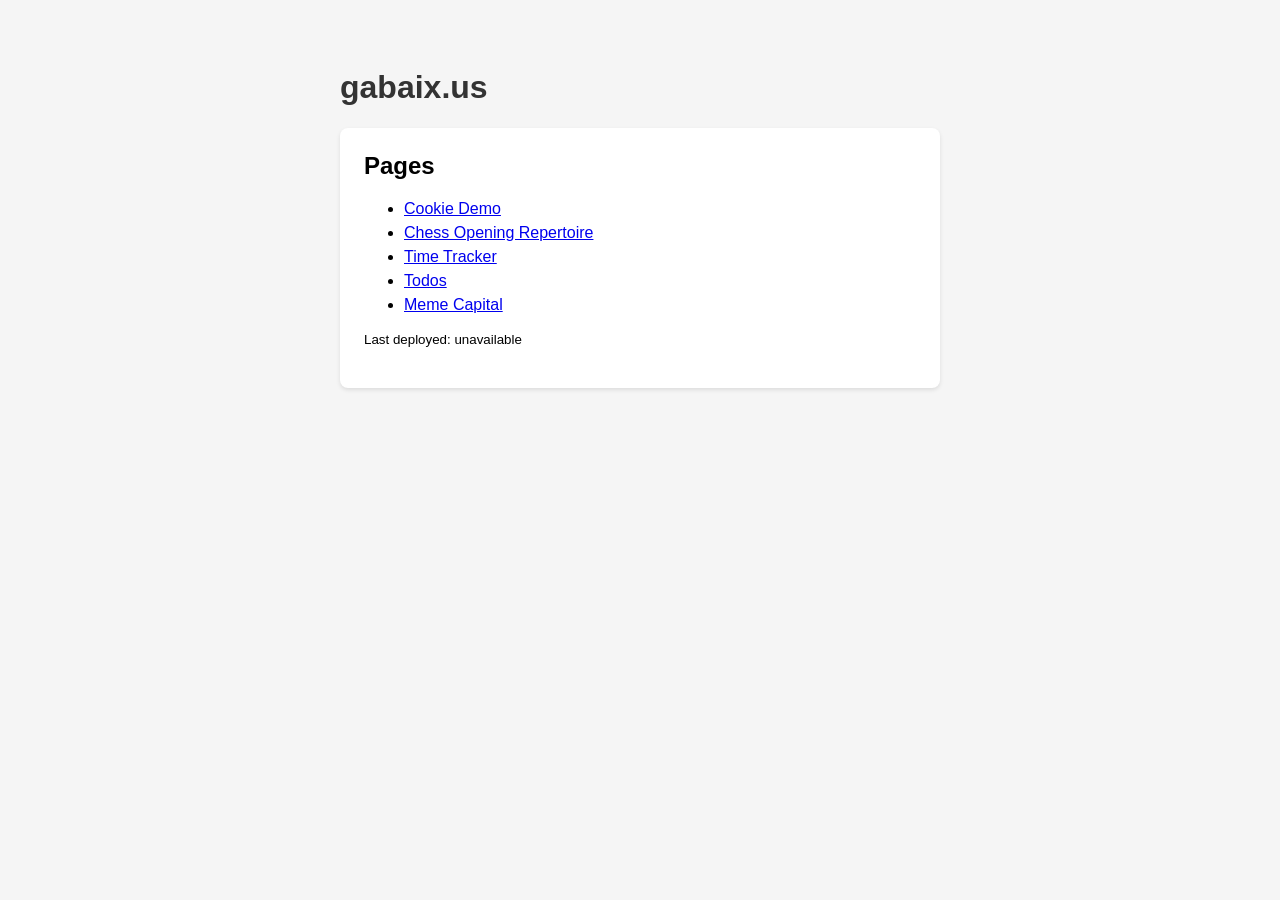
<file: index.html>
<!DOCTYPE html>
<html lang="en">
<head>
    <meta charset="UTF-8">
    <meta name="viewport" content="width=device-width, initial-scale=1.0">
    <title>gabaix.us</title>
    <link rel="stylesheet" href="styles.css">
</head>
<body>
    <h1>gabaix.us</h1>

    <div class="section">
        <h2>Pages</h2>
        <ul>
            <li><a href="/cookies/">Cookie Demo</a></li>
            <li><a href="https://chess.gabaix.us">Chess Opening Repertoire</a></li>
            <li><a href="https://timetracker.gabaix.us">Time Tracker</a></li>
            <li><a href="https://todos.gabaix.us">Todos</a></li>
            <li><a href="https://memecapital.lol">Meme Capital</a></li>
        </ul>
        <p><small>Last deployed: <span id="deploy-time">loading...</span></small></p>
    </div>
    <script>
        fetch('https://api.github.com/repos/gabaix/gabaix.us/commits/master')
            .then(r => r.json())
            .then(data => {
                const date = new Date(data.commit.committer.date);
                document.getElementById('deploy-time').textContent = date.toLocaleString('en-US', { month: 'long', day: 'numeric', year: 'numeric', hour: 'numeric', minute: '2-digit' });
            })
            .catch(() => {
                document.getElementById('deploy-time').textContent = 'unavailable';
            });
    </script>
</body>
</html>
</file>
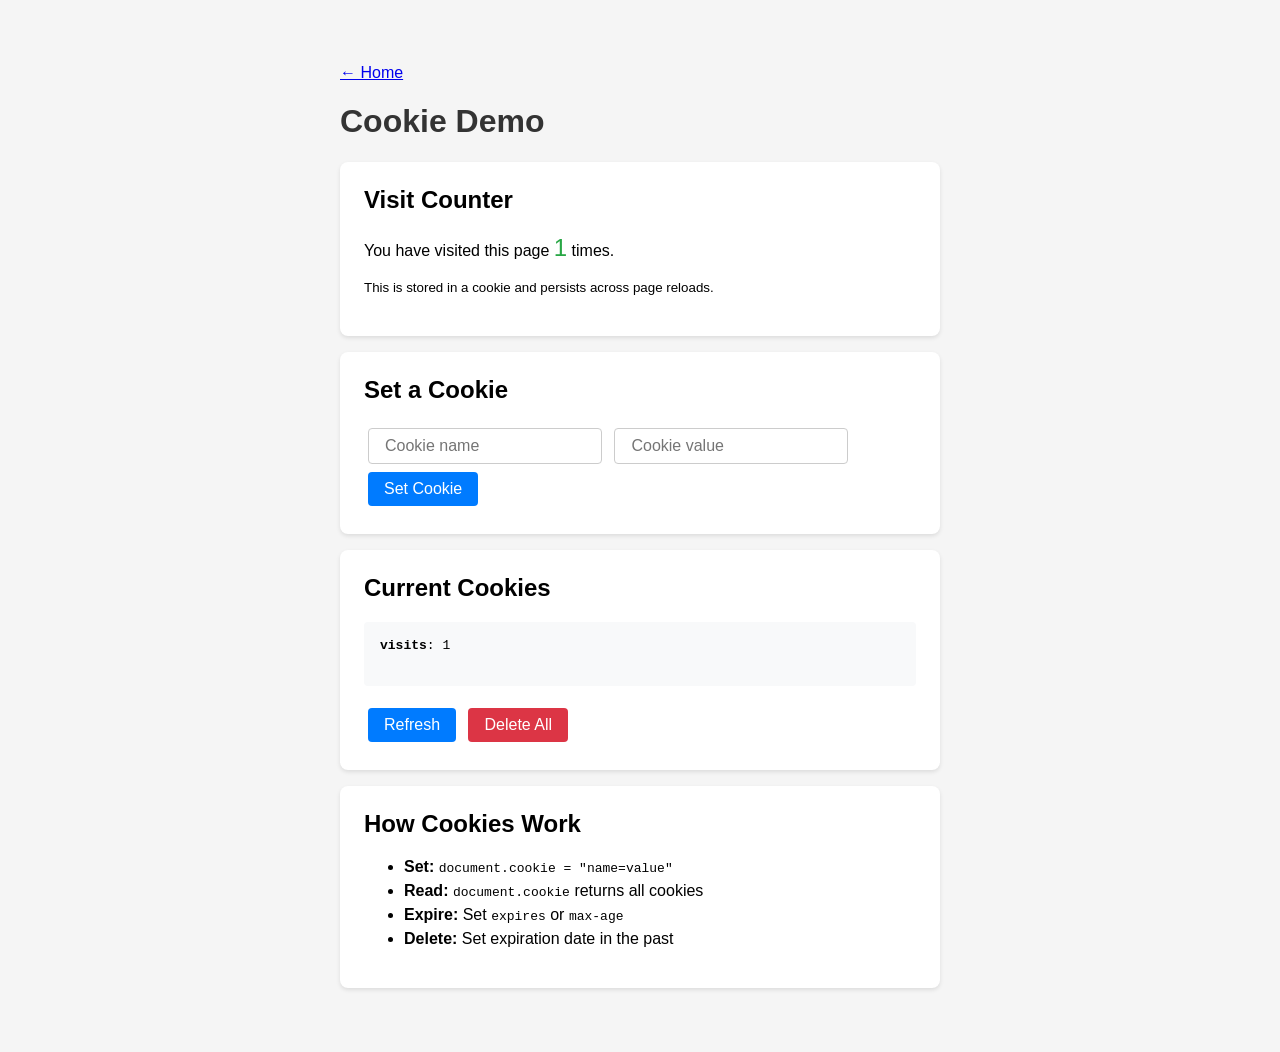
<file: cookies/index.html>
<!DOCTYPE html>
<html lang="en">
<head>
    <meta charset="UTF-8">
    <meta name="viewport" content="width=device-width, initial-scale=1.0">
    <title>Cookie Demo - gabaix.us</title>
    <link rel="stylesheet" href="../styles.css">
</head>
<body>
    <p><a href="/">&larr; Home</a></p>

    <h1>Cookie Demo</h1>

    <div class="section">
        <h2>Visit Counter</h2>
        <p>You have visited this page <span class="visit-count" id="visit-count">0</span> times.</p>
        <p><small>This is stored in a cookie and persists across page reloads.</small></p>
    </div>

    <div class="section">
        <h2>Set a Cookie</h2>
        <input type="text" id="cookie-name" placeholder="Cookie name">
        <input type="text" id="cookie-value" placeholder="Cookie value">
        <br>
        <button onclick="setCookie()">Set Cookie</button>
    </div>

    <div class="section">
        <h2>Current Cookies</h2>
        <div id="cookie-display">No cookies set</div>
        <br>
        <button onclick="refreshDisplay()">Refresh</button>
        <button class="delete" onclick="deleteAllCookies()">Delete All</button>
    </div>

    <div class="section">
        <h2>How Cookies Work</h2>
        <ul>
            <li><strong>Set:</strong> <code>document.cookie = "name=value"</code></li>
            <li><strong>Read:</strong> <code>document.cookie</code> returns all cookies</li>
            <li><strong>Expire:</strong> Set <code>expires</code> or <code>max-age</code></li>
            <li><strong>Delete:</strong> Set expiration date in the past</li>
        </ul>
    </div>

    <script>
        // Helper: Get a specific cookie by name
        function getCookie(name) {
            const cookies = document.cookie.split('; ');
            for (let cookie of cookies) {
                const [key, value] = cookie.split('=');
                if (key === name) return decodeURIComponent(value);
            }
            return null;
        }

        // Helper: Set a cookie (expires in 7 days by default)
        function setACookie(name, value, days = 7) {
            const expires = new Date(Date.now() + days * 864e5).toUTCString();
            document.cookie = `${name}=${encodeURIComponent(value)}; expires=${expires}; path=/`;
        }

        // Helper: Delete a cookie
        function deleteCookie(name) {
            document.cookie = `${name}=; expires=Thu, 01 Jan 1970 00:00:00 GMT; path=/`;
        }

        // Visit counter
        function updateVisitCount() {
            let visits = parseInt(getCookie('visits')) || 0;
            visits++;
            setACookie('visits', visits, 365);
            document.getElementById('visit-count').textContent = visits;
        }

        // Set cookie from form
        function setCookie() {
            const name = document.getElementById('cookie-name').value.trim();
            const value = document.getElementById('cookie-value').value.trim();
            if (name && value) {
                setACookie(name, value);
                document.getElementById('cookie-name').value = '';
                document.getElementById('cookie-value').value = '';
                refreshDisplay();
            } else {
                alert('Please enter both name and value');
            }
        }

        // Display all cookies
        function refreshDisplay() {
            const display = document.getElementById('cookie-display');
            if (document.cookie) {
                display.innerHTML = document.cookie.split('; ').map(c => {
                    const [name, value] = c.split('=');
                    return `<strong>${name}</strong>: ${decodeURIComponent(value)}`;
                }).join('<br>');
            } else {
                display.textContent = 'No cookies set';
            }
        }

        // Delete all cookies
        function deleteAllCookies() {
            document.cookie.split('; ').forEach(cookie => {
                const name = cookie.split('=')[0];
                deleteCookie(name);
            });
            refreshDisplay();
            document.getElementById('visit-count').textContent = '0';
        }

        // Initialize
        updateVisitCount();
        refreshDisplay();
    </script>
</body>
</html>
</file>
<file: styles.css>
body {
    font-family: -apple-system, BlinkMacSystemFont, 'Segoe UI', Roboto, sans-serif;
    max-width: 600px;
    margin: 2rem auto;
    padding: 1rem;
    background: #f5f5f5;
}

h1 {
    color: #333;
}

.section h2 {
    margin-top: 0;
}

ul li {
    margin-bottom: 0.375em;
}

.section {
    background: white;
    padding: 1.5rem;
    border-radius: 8px;
    margin-bottom: 1rem;
    box-shadow: 0 2px 4px rgba(0,0,0,0.1);
}

input, button {
    padding: 0.5rem 1rem;
    font-size: 1rem;
    margin: 0.25rem;
}

input {
    border: 1px solid #ccc;
    border-radius: 4px;
}

button {
    background: #007bff;
    color: white;
    border: none;
    border-radius: 4px;
    cursor: pointer;
}

button:hover {
    background: #0056b3;
}

button.delete {
    background: #dc3545;
}

button.delete:hover {
    background: #c82333;
}

#cookie-display {
    background: #f8f9fa;
    padding: 1rem;
    border-radius: 4px;
    font-family: monospace;
    word-break: break-all;
    min-height: 2rem;
}

.visit-count {
    font-size: 1.5rem;
    color: #28a745;
}
</file>
